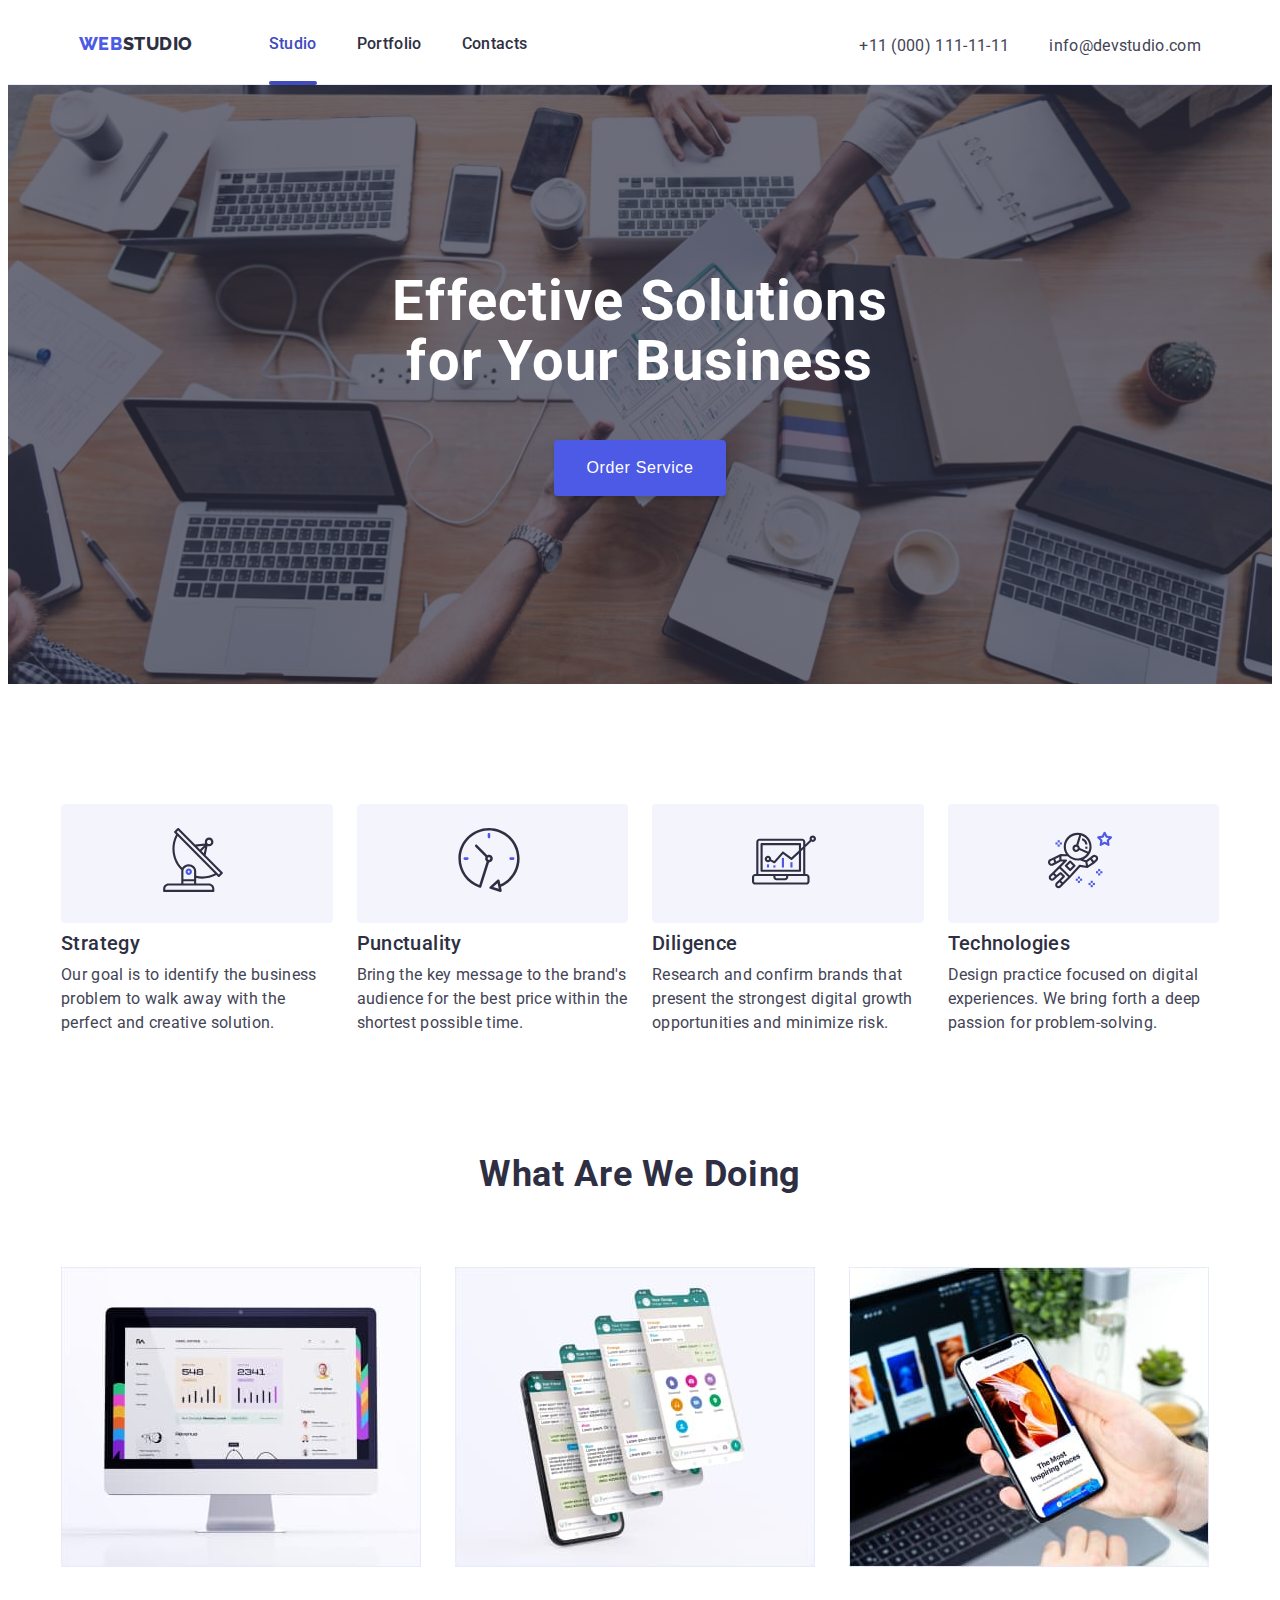
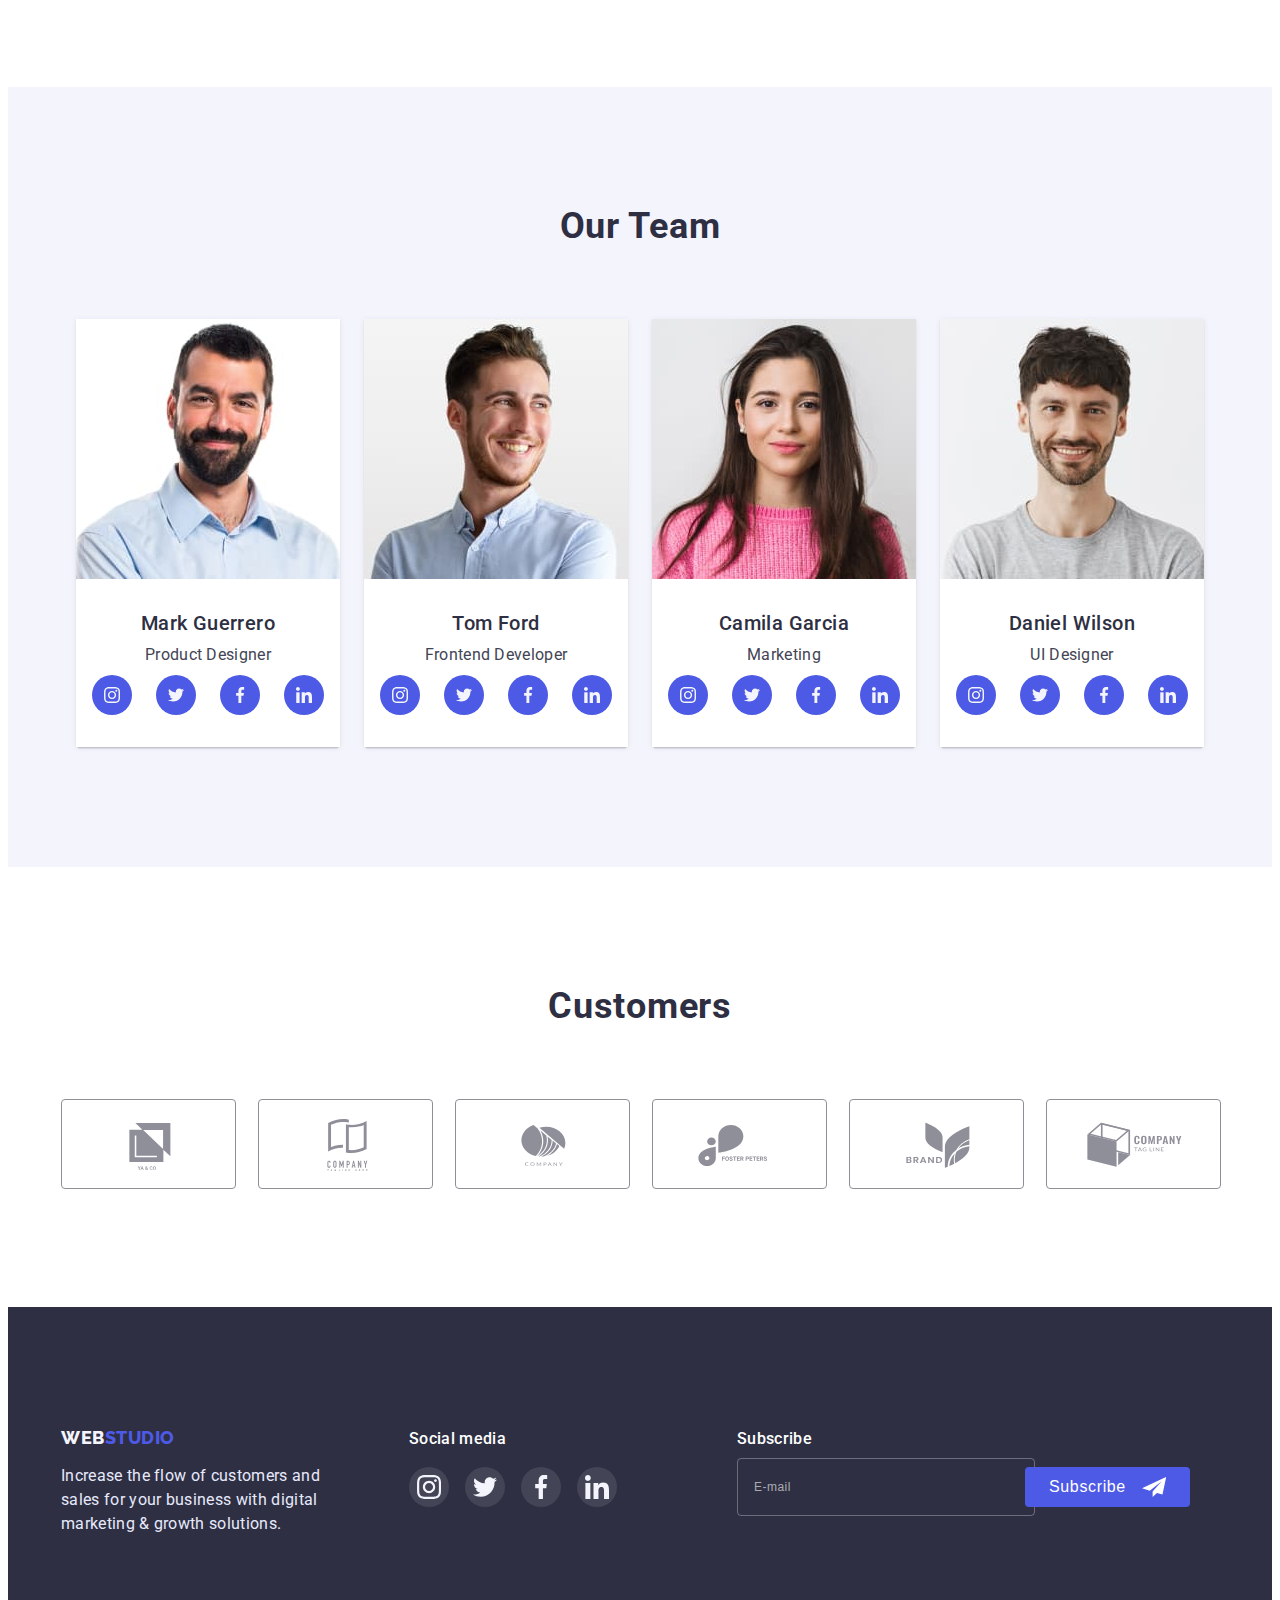
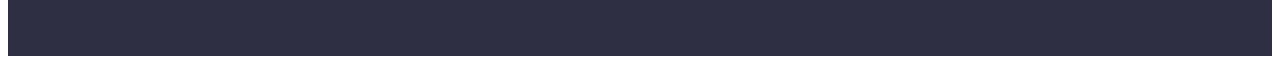
<file: index.html>
<!DOCTYPE html>
<html lang="en">
  <head>
    <meta charset="UTF-8" />
    <meta http-equiv="X-UA-Compatible" content="IE=edge" />
    <meta name="viewport" content="width=device-width, initial-scale=1.0" />
    <title>Studio</title>
    <link rel="preconnect" href="https://fonts.googleapis.com" />
    <link rel="preconnect" href="https://fonts.gstatic.com" crossorigin />
    <link
      href="https://fonts.googleapis.com/css2?family=Raleway:wght@800&family=Roboto:wght@400;500;700;900&display=swap"
      rel="stylesheet"
    />
    <link
      rel="stylesheet"
      href="https://cdnjs.cloudflare.com/ajax/libs/modern-normalize/1.1.0/modern-normalize.min.css"
      integrity="sha512-wpPYUAdjBVSE4KJnH1VR1HeZfpl1ub8YT/NKx4PuQ5NmX2tKuGu6U/JRp5y+Y8XG2tV+wKQpNHVUX03MfMFn9Q=="
      crossorigin="anonymous"
      referrerpolicy="no-referrer"
    />
    <link rel="stylesheet" href="./css/styles.css" />
  </head>
  <body>
    <!-- Header -->
    <header class="header">
      <div class="container nav">
        <a href="./index.html" class="header-logo logo">
          <span class="accent">Web</span>Studio
        </a>
        <button
          type="button"
          class="js-open-menu is-open"
          aria-expanded="false"
          aria-controls="mobile-menu"
        >
          <svg class="header-icon" width="32" height="22">
            <use href="./images/icons.svg#icon-menu-hamburger"></use>
          </svg>
        </button>
        <div class="js-menu-container">
          <button class="close-btn js-close-menu">
            <svg class="icon-close" width="8" height="8">
              <use href="./images/icons.svg#icon-close-btn"></use>
            </svg>
          </button>
          <div class="mobile-nav">
            <nav class="header-nav">
              <ul class="header-list list">
                <li class="header-item">
                  <a href="./index.html" class="header-link current link"
                    >Studio</a
                  >
                </li>
                <li class="header-item">
                  <a href="./portfolio.html" class="header-link link"
                    >Portfolio</a
                  >
                </li>
                <li class="header-item">
                  <a href="" class="header-link contacts link">Contacts</a>
                </li>
              </ul>
            </nav>
            <div>
              <address class="header-address">
                <ul class="header-contact list">
                  <li class="header-item">
                    <a href="tel:+110001111111" class="header-tel link">
                      +11 (000) 111-11-11
                    </a>
                  </li>
                  <li class="header-item">
                    <a
                      href="mailto:info@devstudio.com"
                      class="header-email link"
                    >
                      info@devstudio.com
                    </a>
                  </li>
                </ul>
              </address>
              <ul class="header-soc-list list">
                <li class="header-soc-item">
                  <a class="header-soc-link link" href="">
                    <svg class="header-soc-icon" width="24" height="24">
                      <use href="./images/icons.svg#icon-instagram"></use>
                    </svg>
                  </a>
                </li>
                <li class="header-soc-item">
                  <a class="header-soc-link link" href="">
                    <svg class="header-soc-icon" width="24" height="24">
                      <use href="./images/icons.svg#icon-twitter"></use>
                    </svg>
                  </a>
                </li>
                <li class="header-soc-item">
                  <a class="header-soc-link link" href="">
                    <svg class="header-soc-icon" width="24" height="24">
                      <use href="./images/icons.svg#icon-facebook"></use>
                    </svg>
                  </a>
                </li>
                <li class="header-soc-item">
                  <a class="header-soc-link link" href="">
                    <svg class="header-soc-icon" width="24" height="24">
                      <use href="./images/icons.svg#icon-linkedin"></use>
                    </svg>
                  </a>
                </li>
              </ul>
            </div>
          </div>
        </div>
      </div>
    </header>
    <!-- Main -->
    <main>
      <!-- Hero -->
      <section class="hero">
        <div class="container">
          <h1 class="hero-title">Effective Solutions for Your Business</h1>
          <button class="hero-btn btn" type="button" data-modal-open>
            Order Service
          </button>
        </div>
      </section>

      <!-- Character -->
      <section class="character section">
        <div class="container">
          <h2 class="visually-hidden">Characteristic</h2>
          <ul class="character-list list">
            <li class="character-item">
              <div class="character-icon">
                <svg class="character-svg" width="64" height="64">
                  <use href="./images/icons.svg#icon-antenna"></use>
                </svg>
              </div>
              <h3 class="character-title title">Strategy</h3>
              <p class="character-text">
                Our goal is to identify the business problem to walk away with
                the perfect and creative solution.
              </p>
            </li>
            <li class="character-item">
              <div class="character-icon">
                <svg class="character-svg" width="64" height="64">
                  <use href="./images/icons.svg#icon-clock"></use>
                </svg>
              </div>
              <h3 class="character-title title">Punctuality</h3>
              <p class="character-text">
                Bring the key message to the brand's audience for the best price
                within the shortest possible time.
              </p>
            </li>
            <li class="character-item">
              <div class="character-icon">
                <svg class="character-svg" width="64" height="64">
                  <use href="./images/icons.svg#icon-diagram"></use>
                </svg>
              </div>
              <h3 class="character-title title">Diligence</h3>
              <p class="character-text">
                Research and confirm brands that present the strongest digital
                growth opportunities and minimize risk.
              </p>
            </li>
            <li class="character-item">
              <div class="character-icon">
                <svg class="character-svg" width="64" height="64">
                  <use href="./images/icons.svg#icon-astronaut"></use>
                </svg>
              </div>
              <h3 class="character-title title">Technologies</h3>
              <p class="character-text">
                Design practice focused on digital experiences. We bring forth a
                deep passion for problem-solving.
              </p>
            </li>
          </ul>
        </div>
      </section>

      <!-- What are we doing -->
      <section class="work">
        <div class="container">
          <h2 class="section-title">What are we doing</h2>
          <ul class="work-list list">
            <li class="work-item">
              <img
                srcset="./images/work1.jpg 1x, ./images/work1-2x.jpg 2x"
                src="./images/work1.jpg"
                alt="computer"
                width="360"
              />
            </li>
            <li class="work-item">
              <img
                srcset="./images/work2.jpg 1x, ./images/work2-2x.jpg 2x"
                src="./images/work2.jpg"
                alt="phones"
                width="360"
              />
            </li>
            <li class="work-item">
              <img
                srcset="./images/work3.jpg 1x, ./images/work3-2x.jpg 2x"
                src="./images/work3.jpg"
                alt="phone"
                width="360"
              />
            </li>
          </ul>
        </div>
      </section>

      <!-- Our team -->
      <section class="team section">
        <div class="container">
          <h2 class="section-title">Our Team</h2>
          <ul class="team-list list">
            <li class="team-item">
              <img
                srcset="./images/team1.jpg 1x, ./images/team1-2x.jpg 2x"
                src="./images/team1.jpg"
                alt="Mark Guerrero"
                width="264"
              />
              <div class="team-item-wrap">
                <h3 class="team-title title">Mark Guerrero</h3>
                <p class="team-text">Product Designer</p>
                <ul class="team-soc-list list">
                  <li class="team-soc-item">
                    <a class="team-soc-link link" href="">
                      <svg class="team-icon" width="16" height="16">
                        <use href="./images/icons.svg#icon-instagram"></use>
                      </svg>
                    </a>
                  </li>
                  <li class="team-soc-item">
                    <a class="team-soc-link link" href="">
                      <svg class="team-icon" width="16" height="16">
                        <use href="./images/icons.svg#icon-twitter"></use>
                      </svg>
                    </a>
                  </li>
                  <li class="team-soc-item">
                    <a class="team-soc-link link" href="">
                      <svg class="team-icon" width="16" height="16">
                        <use href="./images/icons.svg#icon-facebook"></use>
                      </svg>
                    </a>
                  </li>
                  <li class="team-soc-item">
                    <a class="team-soc-link link" href="">
                      <svg class="team-icon" width="16" height="16">
                        <use href="./images/icons.svg#icon-linkedin"></use>
                      </svg>
                    </a>
                  </li>
                </ul>
              </div>
            </li>
            <li class="team-item">
              <img
                srcset="./images/team2.jpg 1x, ./images/team2-2x.jpg 2x"
                src="./images/team2.jpg"
                alt="Tom Ford"
                width="264"
              />
              <div class="team-item-wrap">
                <h3 class="team-title title">Tom Ford</h3>
                <p class="team-text">Frontend Developer</p>
                <ul class="team-soc-list list">
                  <li class="team-soc-item">
                    <a class="team-soc-link link" href="">
                      <svg class="team-icon" width="16" height="16">
                        <use href="./images/icons.svg#icon-instagram"></use>
                      </svg>
                    </a>
                  </li>
                  <li class="team-soc-item">
                    <a class="team-soc-link link" href="">
                      <svg class="team-icon" width="16" height="16">
                        <use href="./images/icons.svg#icon-twitter"></use>
                      </svg>
                    </a>
                  </li>
                  <li class="team-soc-item">
                    <a class="team-soc-link link" href="">
                      <svg class="team-icon" width="16" height="16">
                        <use href="./images/icons.svg#icon-facebook"></use>
                      </svg>
                    </a>
                  </li>
                  <li class="team-soc-item">
                    <a class="team-soc-link link" href="">
                      <svg class="team-icon" width="16" height="16">
                        <use href="./images/icons.svg#icon-linkedin"></use>
                      </svg>
                    </a>
                  </li>
                </ul>
              </div>
            </li>
            <li class="team-item">
              <img
                srcset="./images/team3.jpg 1x, ./images/team3-2x.jpg 2x"
                src="./images/team3.jpg"
                alt="Camila Garcia"
                width="264"
              />
              <div class="team-item-wrap">
                <h3 class="team-title title">Camila Garcia</h3>
                <p class="team-text">Marketing</p>
                <ul class="team-soc-list list">
                  <li class="team-soc-item">
                    <a class="team-soc-link link" href="">
                      <svg class="team-icon" width="16" height="16">
                        <use href="./images/icons.svg#icon-instagram"></use>
                      </svg>
                    </a>
                  </li>
                  <li class="team-soc-item">
                    <a class="team-soc-link link" href="">
                      <svg class="team-icon" width="16" height="16">
                        <use href="./images/icons.svg#icon-twitter"></use>
                      </svg>
                    </a>
                  </li>
                  <li class="team-soc-item">
                    <a class="team-soc-link link" href="">
                      <svg class="team-icon" width="16" height="16">
                        <use href="./images/icons.svg#icon-facebook"></use>
                      </svg>
                    </a>
                  </li>
                  <li class="team-soc-item">
                    <a class="team-soc-link link" href="">
                      <svg class="team-icon" width="16" height="16">
                        <use href="./images/icons.svg#icon-linkedin"></use>
                      </svg>
                    </a>
                  </li>
                </ul>
              </div>
            </li>
            <li class="team-item">
              <img
                srcset="./images/team4.jpg 1x, ./images/team4-2x.jpg 2x"
                src="./images/team4.jpg"
                alt="Daniel Wilson"
                width="264"
              />
              <div class="team-item-wrap">
                <h3 class="team-title title">Daniel Wilson</h3>
                <p class="team-text">UI Designer</p>
                <ul class="team-soc-list list">
                  <li class="team-soc-item">
                    <a class="team-soc-link link" href="">
                      <svg class="team-icon" width="16" height="16">
                        <use href="./images/icons.svg#icon-instagram"></use>
                      </svg>
                    </a>
                  </li>
                  <li class="team-soc-item">
                    <a class="team-soc-link link" href="">
                      <svg class="team-icon" width="16" height="16">
                        <use href="./images/icons.svg#icon-twitter"></use>
                      </svg>
                    </a>
                  </li>
                  <li class="team-soc-item">
                    <a class="team-soc-link link" href="">
                      <svg class="team-icon" width="16" height="16">
                        <use href="./images/icons.svg#icon-facebook"></use>
                      </svg>
                    </a>
                  </li>
                  <li class="team-soc-item">
                    <a class="team-soc-link link" href="">
                      <svg class="team-icon" width="16" height="16">
                        <use href="./images/icons.svg#icon-linkedin"></use>
                      </svg>
                    </a>
                  </li>
                </ul>
              </div>
            </li>
          </ul>
        </div>
      </section>

      <!-- Customers -->
      <section class="customers section">
        <div class="container">
          <h2 class="section-title">Customers</h2>
          <ul class="customers-list list">
            <li class="customers-item">
              <a class="customers-link link" href="">
                <svg class="customers-logo" width="104" height="56">
                  <use href="./images/icons.svg#icon-logo"></use>
                </svg>
              </a>
            </li>
            <li class="customers-item">
              <a class="customers-link link" href="">
                <svg class="customers-logo" width="104" height="56">
                  <use href="./images/icons.svg#icon-logo2"></use>
                </svg>
              </a>
            </li>
            <li class="customers-item">
              <a class="customers-link link" href="">
                <svg class="customers-logo" width="104" height="56">
                  <use href="./images/icons.svg#icon-logo3"></use>
                </svg>
              </a>
            </li>
            <li class="customers-item">
              <a class="customers-link link" href="">
                <svg class="customers-logo" width="104" height="56">
                  <use href="./images/icons.svg#icon-logo4"></use>
                </svg>
              </a>
            </li>
            <li class="customers-item">
              <a class="customers-link link" href="">
                <svg class="customers-logo" width="104" height="56">
                  <use href="./images/icons.svg#icon-logo5"></use>
                </svg>
              </a>
            </li>
            <li class="customers-item">
              <a class="customers-link link" href="">
                <svg class="customers-logo" width="104" height="56">
                  <use href="./images/icons.svg#icon-logo6"></use>
                </svg>
              </a>
            </li>
          </ul>
        </div>
      </section>
    </main>

    <!-- Footer -->
    <footer class="footer section">
      <div class="container footer-div">
        <div class="footer-wrap">
          <a href="./index.html" class="footer-logo logo"
            ><span class="footer-accent">Web</span>Studio
          </a>
          <p class="footer-text">
            Increase the flow of customers and sales for your business with
            digital marketing & growth solutions.
          </p>
        </div>
        <div class="footer-soc">
          <p class="footer-soc-title">Social media</p>
          <ul class="footer-soc-list list">
            <li class="footer-soc-item">
              <a class="footer-soc-link link" href="">
                <svg class="footer-icon" width="24" height="24">
                  <use href="./images/icons.svg#icon-instagram"></use>
                </svg>
              </a>
            </li>
            <li class="footer-soc-item">
              <a class="footer-soc-link link" href="">
                <svg class="footer-icon" width="24" height="24">
                  <use href="./images/icons.svg#icon-twitter"></use>
                </svg>
              </a>
            </li>
            <li class="footer-soc-item">
              <a class="footer-soc-link link" href="">
                <svg class="footer-icon" width="24" height="24">
                  <use href="./images/icons.svg#icon-facebook"></use>
                </svg>
              </a>
            </li>
            <li class="footer-soc-item">
              <a class="footer-soc-link link" href="">
                <svg class="footer-icon" width="24" height="24">
                  <use href="./images/icons.svg#icon-linkedin"></use>
                </svg>
              </a>
            </li>
          </ul>
        </div>
        <div class="footer-subscribe">
          <p class="footer-subscribe-title">Subscribe</p>
          <form class="footer-form">
            <label class="footer-label">
              <input
                class="footer-input"
                type="email"
                name="email"
                placeholder="E-mail"
              />
            </label>
            <button class="subscribe-btn btn" type="submit">
              Subscribe
              <svg class="subscribe-icon" width="24" height="24">
                <use href="./images/icons.svg#icon-paper-plane"></use>
              </svg>
            </button>
          </form>
        </div>
      </div>
    </footer>
    <!-- Modal -->
    <div class="backdrop is-hidden" data-modal>
      <div class="modal">
        <button class="close-btn" data-modal-close>
          <svg class="icon-close" width="8" height="8">
            <use href="./images/icons.svg#icon-close-btn"></use>
          </svg>
        </button>
        <p class="modal-text">Leave your contacts and we will call you back</p>
        <form name="signup_form">
          <label class="modal-label">
            Name
            <span class="modal-wrap">
              <input class="modal-input" type="text" name="name" />
              <svg class="modal-icon" width="18" height="18">
                <use href="./images/icons.svg#icon-person"></use>
              </svg>
            </span>
          </label>
          <label class="modal-label">
            Phone
            <span class="modal-wrap">
              <input class="modal-input" type="tel" name="phone" />
              <svg class="modal-icon" width="18" height="24">
                <use href="./images/icons.svg#icon-phone"></use>
              </svg>
            </span>
          </label>
          <label class="modal-label">
            Email
            <span class="modal-wrap">
              <input class="modal-input" type="email" name="email" />
              <svg class="modal-icon" width="18" height="24">
                <use href="./images/icons.svg#icon-email"></use>
              </svg>
            </span>
          </label>
          <label class="modal-label">
            Comment
            <textarea
              class="modal-textarea"
              name="comment"
              placeholder="Text input"
            ></textarea>
          </label>
          <label class="modal-label">
            <input
              class="modal-checkbox"
              type="checkbox"
              name="accept"
              value="true"
              required
            />
            <span class="checkbox-icon"></span>
            <svg class="click-icon" width="16" height="16">
              <use href="./images/icons.svg#icon-click"></use>
            </svg>
            I accept the terms and conditions of the&nbsp;
            <a class="modal-link link" href="">Privacy Policy</a>
          </label>
          <button class="modal-btn btn" type="submit">Send</button>
        </form>
      </div>
    </div>
    <script src="./js/modal.js"></script>
    <script src="./js/mobile-menu.js"></script>
  </body>
</html>
</file>
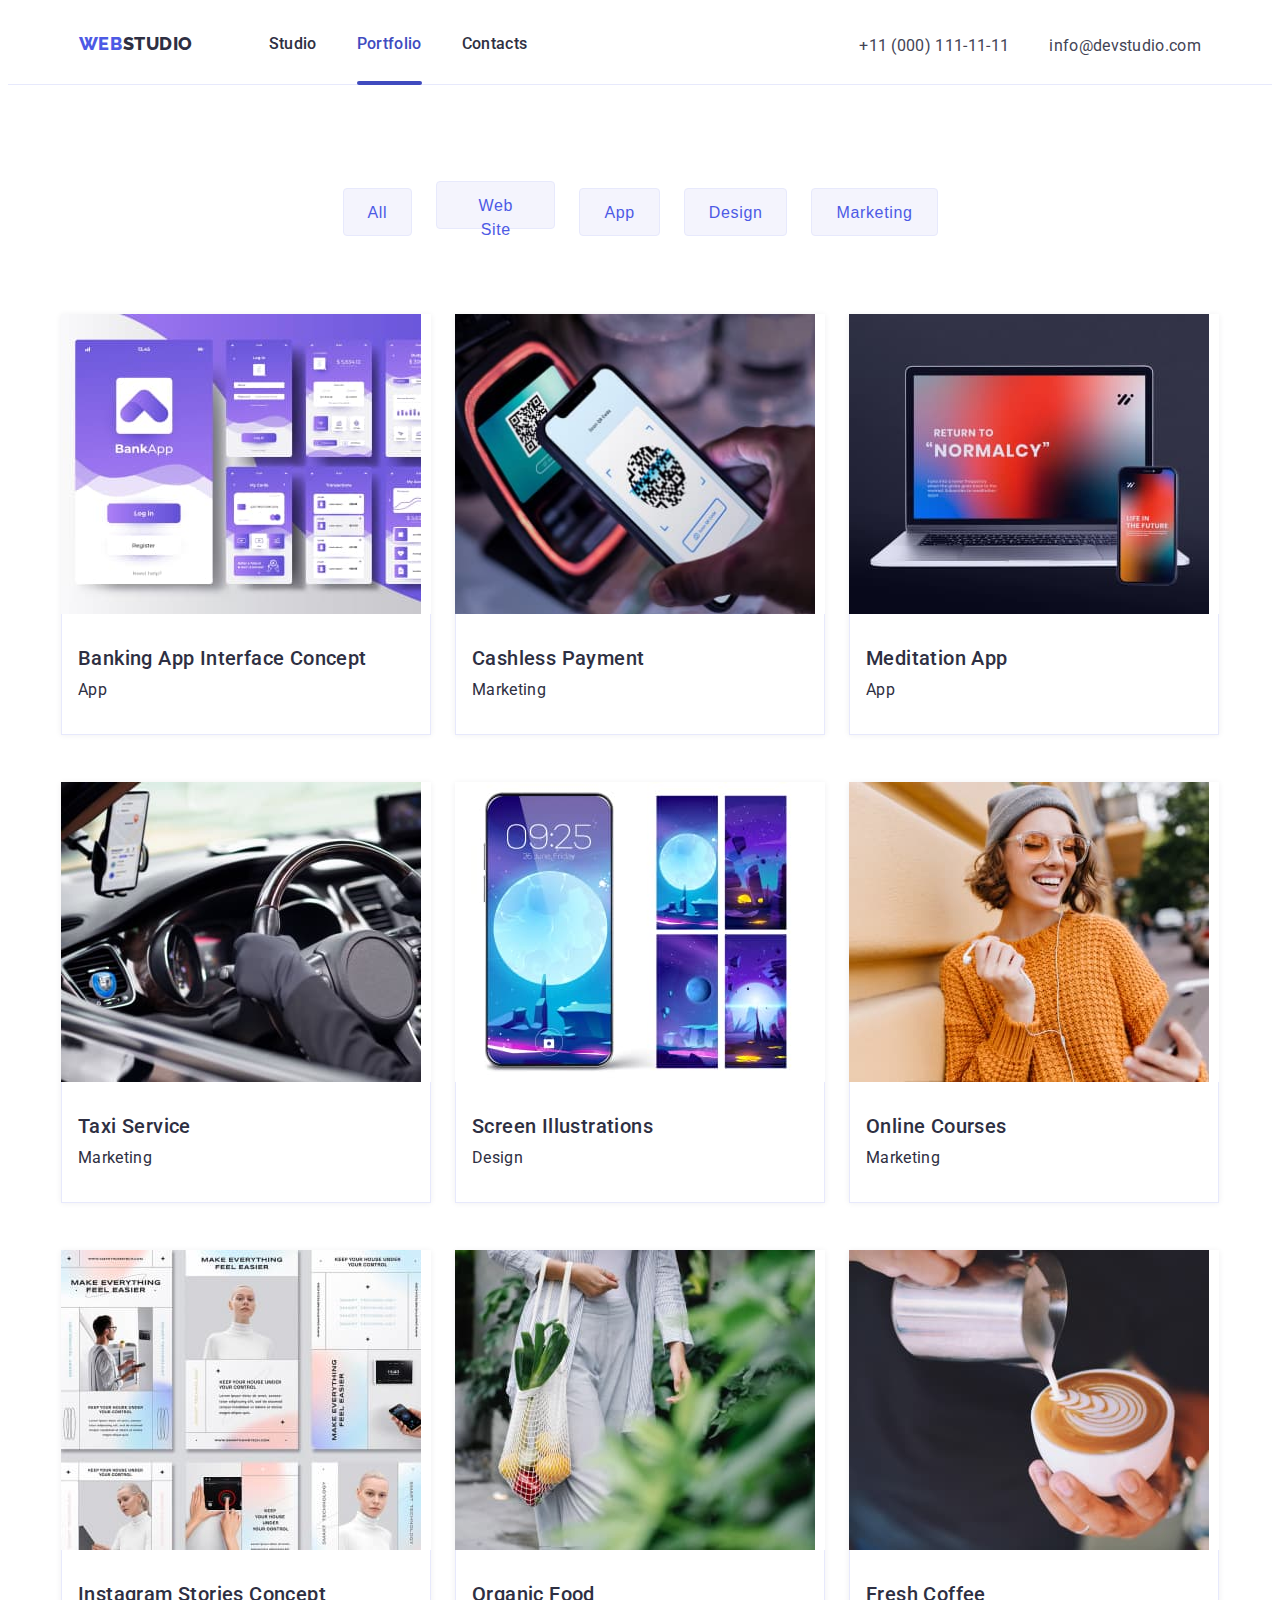
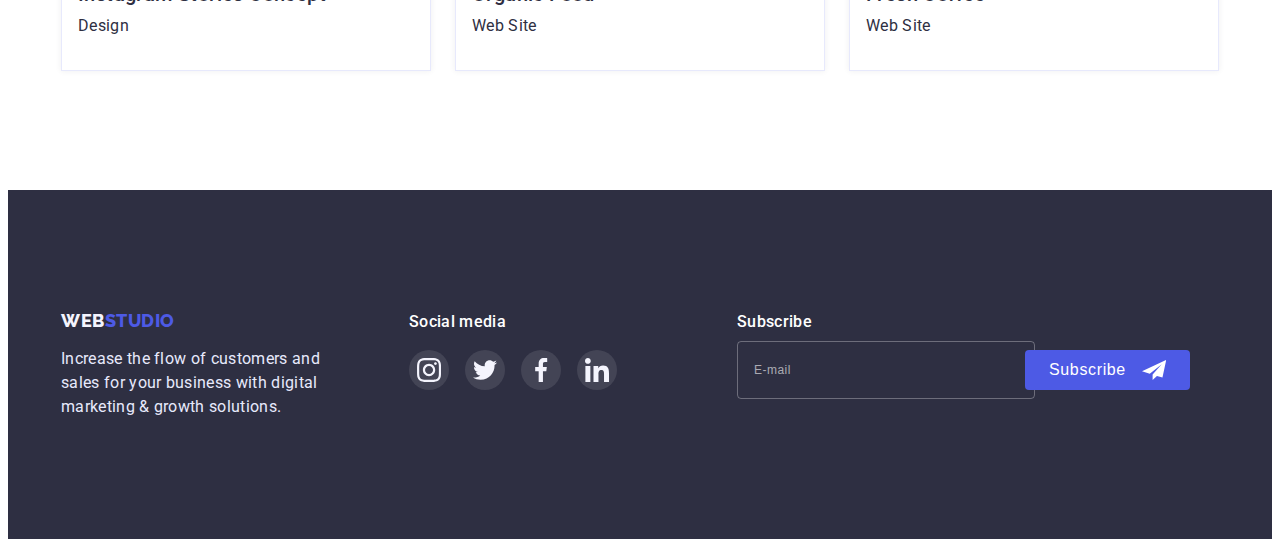
<file: portfolio.html>
<!DOCTYPE html>
<html lang="en">
  <head>
    <meta charset="UTF-8" />
    <meta http-equiv="X-UA-Compatible" content="IE=edge" />
    <meta name="viewport" content="width=device-width, initial-scale=1.0" />
    <title>Portfolio</title>
    <link rel="preconnect" href="https://fonts.googleapis.com" />
    <link rel="preconnect" href="https://fonts.gstatic.com" crossorigin />
    <link
      href="https://fonts.googleapis.com/css2?family=Raleway:wght@800&family=Roboto:wght@400;500;700;900&display=swap"
      rel="stylesheet"
    />
    <link
      rel="stylesheet"
      href="https://cdnjs.cloudflare.com/ajax/libs/modern-normalize/1.1.0/modern-normalize.min.css"
      integrity="sha512-wpPYUAdjBVSE4KJnH1VR1HeZfpl1ub8YT/NKx4PuQ5NmX2tKuGu6U/JRp5y+Y8XG2tV+wKQpNHVUX03MfMFn9Q=="
      crossorigin="anonymous"
      referrerpolicy="no-referrer"
    />
    <link rel="stylesheet" href="./css/styles.css" />
  </head>
  <body>
    <!-- Header -->
    <header class="header">
      <div class="container nav">
        <a href="./index.html" class="header-logo logo">
          <span class="accent">Web</span>Studio
        </a>
        <button
          type="button"
          class="js-open-menu is-open"
          aria-expanded="false"
          aria-controls="mobile-menu"
        >
          <svg class="header-icon" width="32" height="22">
            <use href="./images/icons.svg#icon-menu-hamburger"></use>
          </svg>
        </button>
        <div class="js-menu-container">
          <button class="close-btn js-close-menu">
            <svg class="icon-close" width="8" height="8">
              <use href="./images/icons.svg#icon-close-btn"></use>
            </svg>
          </button>
          <div class="mobile-nav">
            <nav class="header-nav">
              <ul class="header-list list">
                <li class="header-item">
                  <a href="./index.html" class="header-link link">Studio</a>
                </li>
                <li class="header-item">
                  <a href="./portfolio.html" class="header-link current link"
                    >Portfolio</a
                  >
                </li>
                <li class="header-item">
                  <a href="" class="header-link contacts link">Contacts</a>
                </li>
              </ul>
            </nav>
            <div>
              <address class="header-address">
                <ul class="header-contact list">
                  <li class="header-item">
                    <a href="tel:+110001111111" class="header-tel link">
                      +11 (000) 111-11-11
                    </a>
                  </li>
                  <li class="header-item">
                    <a
                      href="mailto:info@devstudio.com"
                      class="header-email link"
                    >
                      info@devstudio.com
                    </a>
                  </li>
                </ul>
              </address>
              <ul class="header-soc-list list">
                <li class="header-soc-item">
                  <a class="header-soc-link link" href="">
                    <svg class="header-soc-icon" width="24" height="24">
                      <use href="./images/icons.svg#icon-instagram"></use>
                    </svg>
                  </a>
                </li>
                <li class="header-soc-item">
                  <a class="header-soc-link link" href="">
                    <svg class="header-soc-icon" width="24" height="24">
                      <use href="./images/icons.svg#icon-twitter"></use>
                    </svg>
                  </a>
                </li>
                <li class="header-soc-item">
                  <a class="header-soc-link link" href="">
                    <svg class="header-soc-icon" width="24" height="24">
                      <use href="./images/icons.svg#icon-facebook"></use>
                    </svg>
                  </a>
                </li>
                <li class="header-soc-item">
                  <a class="header-soc-link link" href="">
                    <svg class="header-soc-icon" width="24" height="24">
                      <use href="./images/icons.svg#icon-linkedin"></use>
                    </svg>
                  </a>
                </li>
              </ul>
            </div>
          </div>
        </div>
      </div>
    </header>
    <!-- Main -->
    <main>
      <!-- Portfolio -->
      <section class="portfolio section">
        <div class="container">
          <h1 class="visually-hidden">Our works</h1>
          <ul class="btn-list list">
            <li>
              <button class="portfolio-btn btn" type="button">All</button>
            </li>
            <li>
              <button class="portfolio-btn btn" type="button">Web Site</button>
            </li>
            <li>
              <button class="portfolio-btn btn" type="button">App</button>
            </li>
            <li>
              <button class="portfolio-btn btn" type="button">Design</button>
            </li>
            <li>
              <button class="portfolio-btn btn" type="button">Marketing</button>
            </li>
          </ul>
          <ul class="portfolio-list list">
            <li class="portfolio-item">
              <a href="" class="portfolio-link link">
                <div class="portfolio-thumb">
                  <picture>
                    <source
                      srcset="
                        ./images/portfolio-1-desk.jpg    1x,
                        ./images/portfolio-1-2x-desk.jpg 2x
                      "
                      media="(min-width: 1200px)"
                    />
                    <source
                      srcset="
                        ./images/portfolio-1.jpg    1x,
                        ./images/portfolio-1-2x.jpg 2x
                      "
                      media="(max-width: 767px)"
                    />
                    <source
                      srcset="
                        ./images/portfolio-1-tab.jpg    1x,
                        ./images/portfolio-1-2x-tab.jpg 2x
                      "
                      media="(min-width: 767px)"
                    />

                    <img src="./images/portfolio-1.jpg" alt="banking app" />
                  </picture>
                  <div class="portfolio-overlay">
                    <p class="overlay-text">
                      14 Stylish and User-Friendly App Design Concepts · Task
                      Manager App · Calorie Tracker App · Exotic Fruit Ecommerce
                      App · Cloud Storage App
                    </p>
                  </div>
                </div>
                <div class="portfolio-item-wrap">
                  <h2 class="portfolio-title title">
                    Banking App Interface Concept
                  </h2>
                  <p class="portfolio-text">App</p>
                </div>
              </a>
            </li>
            <li class="portfolio-item">
              <a href="" class="portfolio-link link">
                <div class="portfolio-thumb">
                  <picture>
                    <source
                      srcset="
                        ./images/portfolio-2-tab.jpg    1x,
                        ./images/portfolio-2-2x-tab.jpg 2x
                      "
                      media="(min-width: 1200px)"
                      width="360"
                      height="300"
                    />
                    <source
                      srcset="
                        ./images/portfolio-2.jpg    1x,
                        ./images/portfolio-2-2x.jpg 2x
                      "
                      media="(max-width: 767px)"
                    />
                    <source
                      srcset="
                        ./images/portfolio-2-tab.jpg    1x,
                        ./images/portfolio-2-2x-tab.jpg 2x
                      "
                      media="(min-width: 767px)"
                    />

                    <img src="./images/portfolio-2.jpg" alt="cash pay" />
                  </picture>

                  <div class="portfolio-overlay">
                    <p class="overlay-text">
                      14 Stylish and User-Friendly App Design Concepts · Task
                      Manager App · Calorie Tracker App · Exotic Fruit Ecommerce
                      App · Cloud Storage App
                    </p>
                  </div>
                </div>
                <div class="portfolio-item-wrap">
                  <h2 class="portfolio-title title">Cashless Payment</h2>
                  <p class="portfolio-text">Marketing</p>
                </div>
              </a>
            </li>
            <li class="portfolio-item">
              <a href="" class="portfolio-link link">
                <div class="portfolio-thumb">
                  <picture>
                    <source
                      srcset="
                        ./images/portfolio-3-desk.jpg    1x,
                        ./images/portfolio-3-2x-desk.jpg 2x
                      "
                      media="(min-width: 1200px)"
                    />
                    <source
                      srcset="
                        ./images/portfolio-3.jpg    1x,
                        ./images/portfolio-3-2x.jpg 2x
                      "
                      media="(max-width: 767px)"
                    />
                    <source
                      srcset="
                        ./images/portfolio-3-tab.jpg    1x,
                        ./images/portfolio-3-2x-tab.jpg 2x
                      "
                      media="(min-width: 767px)"
                    />

                    <img src="./images/portfolio-3.jpg" alt="laptop" />
                  </picture>
                  <div class="portfolio-overlay">
                    <p class="overlay-text">
                      14 Stylish and User-Friendly App Design Concepts · Task
                      Manager App · Calorie Tracker App · Exotic Fruit Ecommerce
                      App · Cloud Storage App
                    </p>
                  </div>
                </div>
                <div class="portfolio-item-wrap">
                  <h2 class="portfolio-title title">Meditation App</h2>
                  <p class="portfolio-text">App</p>
                </div>
              </a>
            </li>
            <li class="portfolio-item">
              <a href="" class="portfolio-link link">
                <div class="portfolio-thumb">
                  <picture>
                    <source
                      srcset="
                        ./images/portfolio-4-desk.jpg    1x,
                        ./images/portfolio-4-2x-desk.jpg 2x
                      "
                      media="(min-width: 1200px)"
                    />
                    <source
                      srcset="
                        ./images/portfolio-4.jpg    1x,
                        ./images/portfolio-4-2x.jpg 2x
                      "
                      media="(max-width: 767px)"
                    />
                    <source
                      srcset="
                        ./images/portfolio-4-tab.jpg    1x,
                        ./images/portfolio-4-2x-tab.jpg 2x
                      "
                      media="(min-width: 767px)"
                    />

                    <img src="./images/portfolio-4.jpg" alt="car" />
                  </picture>
                  <div class="portfolio-overlay">
                    <p class="overlay-text">
                      14 Stylish and User-Friendly App Design Concepts · Task
                      Manager App · Calorie Tracker App · Exotic Fruit Ecommerce
                      App · Cloud Storage App
                    </p>
                  </div>
                </div>
                <div class="portfolio-item-wrap">
                  <h2 class="portfolio-title title">Taxi Service</h2>
                  <p class="portfolio-text">Marketing</p>
                </div>
              </a>
            </li>
            <li class="portfolio-item">
              <a href="" class="portfolio-link link">
                <div class="portfolio-thumb">
                  <picture>
                    <source
                      srcset="
                        ./images/portfolio-5-desk.jpg    1x,
                        ./images/portfolio-5-2x-desk.jpg 2x
                      "
                      media="(min-width: 1200px)"
                    />
                    <source
                      srcset="
                        ./images/portfolio-5.jpg    1x,
                        ./images/portfolio-5-2x.jpg 2x
                      "
                      media="(max-width: 767px)"
                    />
                    <source
                      srcset="
                        ./images/portfolio-5-tab.jpg    1x,
                        ./images/portfolio-5-2x-tab.jpg 2x
                      "
                      media="(min-width: 767px)"
                    />

                    <img src="./images/portfolio-5.jpg" alt="phone" />
                  </picture>
                  <div class="portfolio-overlay">
                    <p class="overlay-text">
                      14 Stylish and User-Friendly App Design Concepts · Task
                      Manager App · Calorie Tracker App · Exotic Fruit Ecommerce
                      App · Cloud Storage App
                    </p>
                  </div>
                </div>
                <div class="portfolio-item-wrap">
                  <h2 class="portfolio-title title">Screen Illustrations</h2>
                  <p class="portfolio-text">Design</p>
                </div>
              </a>
            </li>
            <li class="portfolio-item">
              <a href="" class="portfolio-link link">
                <div class="portfolio-thumb">
                  <picture>
                    <source
                      srcset="
                        ./images/portfolio-6-desk.jpg    1x,
                        ./images/portfolio-6-2x-desk.jpg 2x
                      "
                      media="(min-width: 1200px)"
                    />
                    <source
                      srcset="
                        ./images/portfolio-6.jpg    1x,
                        ./images/portfolio-6-2x.jpg 2x
                      "
                      media="(max-width: 767px)"
                    />
                    <source
                      srcset="
                        ./images/portfolio-6-tab.jpg    1x,
                        ./images/portfolio-6-2x-tab.jpg 2x
                      "
                      media="(min-width: 767px)"
                    />

                    <img src="./images/portfolio-6.jpg" alt="women" />
                  </picture>
                  <div class="portfolio-overlay">
                    <p class="overlay-text">
                      14 Stylish and User-Friendly App Design Concepts · Task
                      Manager App · Calorie Tracker App · Exotic Fruit Ecommerce
                      App · Cloud Storage App
                    </p>
                  </div>
                </div>
                <div class="portfolio-item-wrap">
                  <h2 class="portfolio-title title">Online Courses</h2>
                  <p class="portfolio-text">Marketing</p>
                </div>
              </a>
            </li>
            <li class="portfolio-item">
              <a href="" class="portfolio-link link">
                <div class="portfolio-thumb">
                  <picture>
                    <source
                      srcset="
                        ./images/portfolio-7-desk.jpg    1x,
                        ./images/portfolio-7-2x-desk.jpg 2x
                      "
                      media="(min-width: 1200px)"
                    />
                    <source
                      srcset="
                        ./images/portfolio-7.jpg    1x,
                        ./images/portfolio-7-2x.jpg 2x
                      "
                      media="(max-width: 767px)"
                    />
                    <source
                      srcset="
                        ./images/portfolio-7-tab.jpg    1x,
                        ./images/portfolio-7-2x-tab.jpg 2x
                      "
                      media="(min-width: 767px)"
                    />

                    <img src="./images/portfolio-7.jpg" alt="design" />
                  </picture>
                  <div class="portfolio-overlay">
                    <p class="overlay-text">
                      14 Stylish and User-Friendly App Design Concepts · Task
                      Manager App · Calorie Tracker App · Exotic Fruit Ecommerce
                      App · Cloud Storage App
                    </p>
                  </div>
                </div>
                <div class="portfolio-item-wrap">
                  <h2 class="portfolio-title title">
                    Instagram Stories Concept
                  </h2>
                  <p class="portfolio-text">Design</p>
                </div>
              </a>
            </li>
            <li class="portfolio-item">
              <a href="" class="portfolio-link link">
                <div class="portfolio-thumb">
                  <picture>
                    <source
                      srcset="
                        ./images/portfolio-8-desk.jpg    1x,
                        ./images/portfolio-8-2x-desk.jpg 2x
                      "
                      media="(min-width: 1200px)"
                    />
                    <source
                      srcset="
                        ./images/portfolio-8.jpg    1x,
                        ./images/portfolio-8-2x.jpg 2x
                      "
                      media="(max-width: 767px)"
                    />
                    <source
                      srcset="
                        ./images/portfolio-8-tab.jpg    1x,
                        ./images/portfolio-8-2x-tab.jpg 2x
                      "
                      media="(min-width: 767px)"
                    />

                    <img src="./images/portfolio-8.jpg" alt="organic food" />
                  </picture>
                  <div class="portfolio-overlay">
                    <p class="overlay-text">
                      14 Stylish and User-Friendly App Design Concepts · Task
                      Manager App · Calorie Tracker App · Exotic Fruit Ecommerce
                      App · Cloud Storage App
                    </p>
                  </div>
                </div>
                <div class="portfolio-item-wrap">
                  <h2 class="portfolio-title title">Organic Food</h2>
                  <p class="portfolio-text">Web Site</p>
                </div>
              </a>
            </li>
            <li class="portfolio-item">
              <a href="" class="portfolio-link link">
                <div class="portfolio-thumb">
                  <picture>
                    <source
                      srcset="
                        ./images/portfolio-9-desk.jpg    1x,
                        ./images/portfolio-9-2x-desk.jpg 2x
                      "
                      media="(min-width: 1200px)"
                    />
                    <source
                      srcset="
                        ./images/portfolio-9.jpg    1x,
                        ./images/portfolio-9-2x.jpg 2x
                      "
                      media="(max-width: 767px)"
                    />
                    <source
                      srcset="
                        ./images/portfolio-9-tab.jpg    1x,
                        ./images/portfolio-9-2x-tab.jpg 2x
                      "
                      media="(min-width: 767px)"
                    />

                    <img src="./images/portfolio-9.jpg" alt="coffee" />
                  </picture>
                  <div class="portfolio-overlay">
                    <p class="overlay-text">
                      14 Stylish and User-Friendly App Design Concepts · Task
                      Manager App · Calorie Tracker App · Exotic Fruit Ecommerce
                      App · Cloud Storage App
                    </p>
                  </div>
                </div>
                <div class="portfolio-item-wrap">
                  <h2 class="portfolio-title title">Fresh Coffee</h2>
                  <p class="portfolio-text">Web Site</p>
                </div>
              </a>
            </li>
          </ul>
        </div>
      </section>
    </main>
    <!-- Footer -->
    <footer class="footer section">
      <div class="container footer-div">
        <div class="footer-wrap">
          <a href="./index.html" class="footer-logo logo"
            ><span class="footer-accent">Web</span>Studio
          </a>
          <p class="footer-text">
            Increase the flow of customers and sales for your business with
            digital marketing & growth solutions.
          </p>
        </div>
        <div class="footer-soc">
          <p class="footer-soc-title">Social media</p>
          <ul class="footer-soc-list list">
            <li class="footer-soc-item">
              <a class="footer-soc-link link" href="">
                <svg class="footer-icon" width="24" height="24">
                  <use href="./images/icons.svg#icon-instagram"></use>
                </svg>
              </a>
            </li>
            <li class="footer-soc-item">
              <a class="footer-soc-link link" href="">
                <svg class="footer-icon" width="24" height="24">
                  <use href="./images/icons.svg#icon-twitter"></use>
                </svg>
              </a>
            </li>
            <li class="footer-soc-item">
              <a class="footer-soc-link link" href="">
                <svg class="footer-icon" width="24" height="24">
                  <use href="./images/icons.svg#icon-facebook"></use>
                </svg>
              </a>
            </li>
            <li class="footer-soc-item">
              <a class="footer-soc-link link" href="">
                <svg class="footer-icon" width="24" height="24">
                  <use href="./images/icons.svg#icon-linkedin"></use>
                </svg>
              </a>
            </li>
          </ul>
        </div>
        <div class="footer-subscribe">
          <p class="footer-subscribe-title">Subscribe</p>
          <form class="footer-form">
            <label class="footer-label">
              <input
                class="footer-input"
                type="email"
                name="email"
                placeholder="E-mail"
              />
            </label>
            <button class="subscribe-btn btn" type="submit">
              Subscribe
              <svg class="subscribe-icon" width="24" height="24">
                <use href="./images/icons.svg#icon-paper-plane"></use>
              </svg>
            </button>
          </form>
        </div>
      </div>
    </footer>
    <script src="./js/modal.js"></script>
    <script src="./js/mobile-menu.js"></script>
  </body>
</html>
</file>
<file: css/styles.css>
:root {
  /* Iris #4d5ae5; */
  --primary-brand-color: #4d5ae5;

  /* Ocean #404bbf; */
  --hover-color: #404bbf;

  /* Navy-Blue #2e2f42; */
  --title-color: #2e2f42;
  --hero-bg-color: #2e2f42;
  --footer-bg-color: #2e2f42;

  /* greeen #31d0aa; */
  --footer-hover-color: #31d0aa;

  /* Slate #434455; */
  --text-color: #434455;

  /* Light slate #8E8F99; */
  --helped-color: #8e8f99;

  /* Cornflower #E7E9FC; */
  --footer-text: #e7e9fc;
  --border-color: #e7e9fc;

  /* Cloud #F4F4FD;  */
  --team-bg-color: #f4f4fd;
  --secondary-bg-btn: #f4f4fd;
  --character-icon-bg: #f4f4fd;
  --social-media-color: #f4f4fd;
  --footer-span-color: #f4f4fd;
  --hover-border-portfolio: #f4f4fd;

  /* white */
  --white: #fff;

  /* black */
  --black: #000;
}
/* ----------------------------BODY---------------------------- */
body {
  font-family: "Roboto", sans-serif;
  font-size: 16px;
  line-height: 1.5;
  color: var(--text-color);
  background-color: #ffffff;
}

p,
h1,
h2,
h3,
h4,
h5,
h6 {
  margin: 0;
}

ul {
  margin: 0;
  padding-left: 0;
}

img {
  display: block;
  max-width: 100%;
  height: auto;
}

.list {
  list-style: none;
}

.link {
  text-decoration: none;

  transition: color 250ms cubic-bezier(0.4, 0, 0.2, 1);
}

.link:is(:hover, :focus) {
  color: var(--hover-color);
}

.visually-hidden {
  position: absolute;
  width: 1px;
  height: 1px;
  margin: -1px;
  border: 0;
  padding: 0;
  white-space: nowrap;
  clip-path: inset(100%);
  clip: rect(0 0 0 0);
  overflow: hidden;
}

.container {
  max-width: 428px;
  padding: 0 16px;
  margin: 0 auto;
}

@media screen and (min-width: 768px) {
  .container {
    max-width: 768px;
  }
}
@media screen and (min-width: 1200px) {
  .container {
    max-width: 1158px;
    padding: 0 15px;
  }
}

.section {
  padding-top: 96px;
  padding-bottom: 96px;
}

@media screen and (min-width: 1200px) {
  .section {
    padding-top: 120px;
    padding-bottom: 120px;
  }
}
/* ----------------------------BUTTONS---------------------------- */
.btn {
  font-weight: 500;
  font-size: 16px;
  line-height: 1.5;
  letter-spacing: 0.04em;
  cursor: pointer;
}

.hero-btn {
  min-width: 169px;
  padding: 16px 32px;
  margin: 0 auto;
  color: var(--white);
  background-color: var(--primary-brand-color);
  border: none;
  border-radius: 4px;
  box-shadow: 0px 4px 4px rgba(0, 0, 0, 0.15);

  transition: background-color 250ms cubic-bezier(0.4, 0, 0.2, 1);
}

.hero-btn:is(:hover, :focus) {
  background-color: var(--hover-color);
}

.portfolio-btn {
  padding: 8px 16px;
  color: var(--primary-brand-color);
  background-color: var(--secondary-bg-btn);
  border: 1px solid var(--border-color);
  border-radius: 4px;

  transition: color 250ms cubic-bezier(0.4, 0, 0.2, 1),
    background-color 250ms cubic-bezier(0.4, 0, 0.2, 1),
    border 250ms cubic-bezier(0.4, 0, 0.2, 1),
    box-shadow 250ms cubic-bezier(0.4, 0, 0.2, 1);
}

@media screen and (min-width: 768px) {
  .portfolio-btn {
    padding: 12px 24px;
    height: 48px;
  }
}

.portfolio-btn:is(:hover, :focus) {
  color: var(--white);
  background-color: var(--hover-color);
  border: 1px solid transparent;
  box-shadow: 0px 3px 1px rgba(0, 0, 0, 0.1), 0px 2px 1px rgba(0, 0, 0, 0.08),
    0px 2px 2px rgba(0, 0, 0, 0.12);
}

/* ----------------------------HEADER---------------------------- */
.header {
  border-bottom: 1px solid var(--border-color);
}

.nav {
  display: flex;
  align-items: center;
  justify-content: space-between;
  max-width: 767px;
}

.logo {
  display: block;
  font-weight: 800;
  font-family: "Raleway";
  letter-spacing: 0.03em;
  text-transform: uppercase;
  text-decoration: none;
}

.header-logo {
  padding-top: 24px;
  padding-bottom: 24px;
  font-size: 18px;
  line-height: 1.17;
  color: var(--title-color);
}

.accent {
  color: var(--primary-brand-color);
}

.js-open-menu {
  display: block;
  width: 32px;
  height: 22px;
  padding: 0;
  margin: 0;
  border: none;
  background-color: transparent;
  color: #2e2f42;
}

.header-icon {
  display: block;
  stroke: currentColor;
}

.js-menu-container {
  display: none;
}

.js-menu-container.is-open {
  position: fixed;
  display: block;
  top: 0;
  left: 0;
  width: 100%;
  height: 100%;
  padding: 40px;
  padding-top: 80px;
  background-color: var(--white);
  z-index: 2;
  overflow-y: auto;
}

.mobile-nav {
  display: flex;
  flex-direction: column;
  justify-content: space-between;
  height: 100%;
}

.js-menu-container > .close-btn {
  position: fixed;
  top: 40px;
  right: 40px;
}

.header-list {
  display: flex;
  flex-direction: column;
  gap: 40px;
  margin-top: 16px;
  margin-bottom: 40px;
}

.header-item {
  max-height: 40px;
}

.header-link {
  display: block;
  font-weight: 700;
  font-size: 36px;
  line-height: 1.11;
  letter-spacing: 0.02em;
  color: var(--title-color);
}

.header-link.current {
  color: var(--hover-color);
}

.contacts {
  color: var(--hover-color);
}

.header-contact {
  display: flex;
  flex-direction: column;
  gap: 40px;
  margin-bottom: 48px;
}

.header-tel {
  font-style: normal;
  font-weight: 600;
  font-size: 36px;
  line-height: 1.11;
  color: var(--primary-brand-color);
}

.header-email {
  font-style: normal;
  font-weight: 500;
  font-size: 20px;
  line-height: 1.2;
  letter-spacing: 0.02em;
  color: inherit;
}

.header-soc-list {
  display: flex;
  gap: 56px;
  width: 328px;
  margin: 0 auto;
}

.header-soc-item {
  flex-basis: calc((100% - 120px) / 4);
  height: 40px;
}

.header-soc-link {
  display: flex;
  justify-content: center;
  align-items: center;
  width: 100%;
  height: 100%;
  background: var(--primary-brand-color);
  border-radius: 50%;

  transition: background-color 250ms cubic-bezier(0.4, 0, 0.2, 1);
}

.footer-soc-link:is(:hover, :focus) {
  background-color: var(--footer-hover-color);
}

@media screen and (min-width: 768px) {
  .js-open-menu {
    display: none;
  }

  .nav {
    min-width: 768px;
    max-width: 1199px;
    justify-content: unset;
    gap: 120px;
  }

  .js-menu-container {
    display: flex;
  }

  .close-btn.js-close-menu {
    display: none;
  }

  .icon-close {
    display: none;
  }

  .header-list {
    flex-direction: row;
    margin: 0;
  }

  .header-item {
    max-height: none;
  }

  .header-link {
    display: block;
    padding-top: 24px;
    padding-bottom: 22px;
    font-weight: 500;
    font-size: 16px;
    line-height: 1.5;
    letter-spacing: 0.02em;
    color: var(--title-color);
  }

  .header-link.current {
    position: relative;
    color: var(--hover-color);
  }

  .header-link.current::after {
    content: "";
    position: absolute;
    bottom: -1px;
    display: block;
    width: 100%;
    height: 4px;
    background-color: currentColor;
    border-radius: 2px;
  }

  .header-contact {
    position: absolute;
    top: 24px;
    right: 16px;
    gap: 4px;
    margin-bottom: 0;
  }

  .header-contact > .header-item {
    height: 16px;
  }

  .header-tel {
    display: block;
    height: 100%;
    font-weight: 400;
    font-size: 12px;
    line-height: 1.33;
    letter-spacing: 0.04em;
    color: var(--text-color);
  }

  .header-email {
    display: block;
    height: 100%;
    font-weight: 400;
    font-size: 12px;
    line-height: 1.33;
    letter-spacing: 0.04em;
  }

  .header-soc-list {
    display: none;
  }
}

@media screen and (min-width: 1200px) {
  .nav {
    gap: 76px;
    justify-content: center;
  }

  .header-link {
    padding-bottom: 28px;
  }

  .header-logo {
    padding-bottom: 28px;
  }

  .mobile-nav {
    flex-direction: row;
    gap: 332px;
    align-items: center;
  }

  .header-contact {
    position: static;
    height: 24px;
    flex-direction: row;
    gap: 40px;
    align-items: center;
  }

  .header-contact > .header-item {
    height: 100%;
  }

  .header-tel {
    height: 100%;
    font-size: 16px;
    line-height: 1.5;
    letter-spacing: 0.02em;
  }

  .header-email {
    height: 100%;
    font-size: 16px;
    line-height: 1.5;
    letter-spacing: 0.02em;
  }
}
/* ----------------------------MAIN---------------------------- */
/* -----------------------SECTION TITLES----------------------- */
.section-title {
  margin-bottom: 72px;
  font-size: 36px;
  line-height: 1.11;
  text-align: center;
  letter-spacing: 0.02em;
  text-transform: capitalize;
  color: var(--title-color);
}

.title {
  margin-bottom: 8px;
  font-weight: 500;
  font-size: 20px;
  line-height: 1.2;
  letter-spacing: 0.02em;
  color: var(--title-color);
}

/* ----------------------------HERO---------------------------- */
.hero {
  padding-top: 112px;
  padding-bottom: 89px;
  margin: 0 auto;
  text-align: center;
  background-image: linear-gradient(
      to right,
      rgba(46, 47, 66, 0.7),
      rgba(46, 47, 66, 0.7)
    ),
    url("../images/hero-bg-tel.jpg");
  background-color: var(--hero-bg-color);
  background-repeat: no-repeat;
  background-size: cover;
  background-position: center;
}
@media (min-device-pixel-ratio: 2),
  (min-resolution: 192dpi),
  (min-resolution: 2dppx) {
  .hero {
    background-image: linear-gradient(
        to right,
        rgba(46, 47, 66, 0.7),
        rgba(46, 47, 66, 0.7)
      ),
      url("../images/hero-bg-tel-2x.jpg");
  }
}

.hero-title {
  max-width: 319px;
  height: 80px;
  margin: 0 auto 72px;
  font-size: 36px;
  line-height: 1.11;
  letter-spacing: 0.02em;
  color: var(--white);
}

@media screen and (min-width: 481px) {
  .hero {
    padding-bottom: 108px;
    background-image: linear-gradient(
        to right,
        rgba(46, 47, 66, 0.7),
        rgba(46, 47, 66, 0.7)
      ),
      url("../images/hero-bg-laptop.jpg");
  }

  @media (min-device-pixel-ratio: 2),
    (min-resolution: 192dpi),
    (min-resolution: 2dppx) {
    .hero {
      background-image: linear-gradient(
          to right,
          rgba(46, 47, 66, 0.7),
          rgba(46, 47, 66, 0.7)
        ),
        url("../images/hero-bg-laptop-2x.jpg");
    }
  }

  .hero-title {
    width: 319px;
    font-size: 36px;
    line-height: 1.07;
    margin: 0 auto 40px;
  }
}

@media screen and (min-width: 769px) {
  .hero {
    padding-top: 187px;
    padding-bottom: 188px;
    background-image: linear-gradient(
        to right,
        rgba(46, 47, 66, 0.7),
        rgba(46, 47, 66, 0.7)
      ),
      url("../images/hero-bg-desk.jpg");
    background-color: var(--hero-bg-color);
  }

  @media (min-device-pixel-ratio: 2),
    (min-resolution: 192dpi),
    (min-resolution: 2dppx) {
    .hero {
      background-image: linear-gradient(
          to right,
          rgba(46, 47, 66, 0.7),
          rgba(46, 47, 66, 0.7)
        ),
        url("../images/hero-bg-desk-2x.jpg");
    }
  }

  .hero-title {
    max-width: none;
    width: 496px;
    height: 120px;
    font-size: 56px;
    margin-bottom: 48px;
  }
}
/* ----------------------------CHARACTER---------------------------- */
.character-list {
  display: flex;
  flex-direction: column;
  gap: 72px;
}

.character-icon {
  display: none;
}

.character-title {
  font-weight: 700;
  font-size: 36px;
  line-height: 1.11;
  text-align: center;
  text-transform: capitalize;
}

.character-text {
  font-weight: 500;
  letter-spacing: 0.02em;
}

@media screen and (min-width: 768px) {
  .character-list {
    display: flex;
    flex-direction: row;
    column-gap: 24px;
    row-gap: 72px;
    flex-wrap: wrap;
  }

  .character-item {
    flex-basis: calc((100% - 24px) / 2);
  }

  .character-title {
    text-align: left;
  }
}

@media screen and (min-width: 1200px) {
  .character-list {
    flex-wrap: nowrap;
  }

  .character-item {
    flex-basis: calc((100% - 72px) / 4);
    margin-bottom: 0;
  }

  .character-title {
    font-weight: 500;
    font-size: 20px;
    line-height: 1.2;
  }

  .character-text {
    font-weight: 400;
    font-size: 16px;
    line-height: 1.5;
  }

  .character-icon {
    display: block;
    padding: 24px 100px;
    margin-bottom: 8px;
    background-color: var(--character-icon-bg);
    border-radius: 4px;
  }
}

/* ---------------------------WHAT ARE WE DOING--------------------------- */
.work {
  display: none;
}

.work-list {
  display: flex;
  gap: 24px;
}

.work-item {
  flex-basis: calc(((100% - 48px) / 3));
}

@media screen and (min-width: 1200px) {
  .work {
    display: block;
    padding-bottom: 120px;
  }
}

/* ----------------------------TEAM----------------------------*/
.team {
  background-color: var(--team-bg-color);
  padding-bottom: 128px;
}

.team-list {
  display: flex;
  flex-direction: column;
  gap: 72px;
}

.team-item {
  width: 264px;
  margin: 0 auto;
  box-shadow: 0px 1px 6px rgba(46, 47, 66, 0.08),
    0px 1px 1px rgba(46, 47, 66, 0.16), 0px 2px 1px rgba(46, 47, 66, 0.08);
  border-radius: 0px 0px 4px 4px;
}

.team-item-wrap {
  padding: 32px 14px;
  text-align: center;
  background-color: var(--white);
}

.team-text {
  letter-spacing: 0.02em;
  margin-bottom: 8px;
}

.team-soc-list {
  display: flex;
  gap: 24px;
}

.team-soc-item {
  flex-basis: calc((100% - 72px) / 4);
  height: 40px;
}

.team-soc-link {
  display: flex;
  width: 100%;
  height: 100%;
  justify-content: center;
  align-items: center;
  background-color: var(--primary-brand-color);
  border-radius: 50%;

  transition: background-color 250ms cubic-bezier(0.4, 0, 0.2, 1);
}

.team-soc-link:is(:hover, :focus) {
  background-color: var(--footer-hover-color);
}

@media screen and (min-width: 768px) {
  .team {
    padding-bottom: 104px;
  }

  .team-list {
    flex-direction: row;
    flex-wrap: wrap;
    column-gap: 24px;
    row-gap: 64px;
    justify-content: center;
  }

  .team-item {
    margin: 0;
  }

  .team-item-wrap {
    padding: 32px 16px;
  }
}

@media screen and (min-width: 1200px) {
  .team {
    padding-bottom: 120px;
  }
}
/* --------------------------CUSTOMERS-------------------------- */
.customers-list {
  display: flex;
  justify-content: center;
  flex-wrap: wrap;
  column-gap: 16px;
  row-gap: 72px;
}

.customers-item {
  width: 190px;
  height: 88px;
}

.customers-link {
  display: flex;
  justify-content: center;
  align-items: center;
  width: 100%;
  height: 100%;
  border: 1px solid var(--helped-color);
  border-radius: 4px;
  color: var(--helped-color);

  transition: color 250ms cubic-bezier(0.4, 0, 0.2, 1),
    border-color 250ms cubic-bezier(0.4, 0, 0.2, 1);
}

.customers-link:is(:hover, :focus) {
  color: var(--hover-color);
  border-color: var(--hover-color);
}

.customers-logo {
  fill: currentColor;
}

@media screen and (min-width: 768px) {
  .customers-list {
    justify-content: center;
    column-gap: 24px;
  }
  .customers-item {
    width: 168px;
  }
}

@media screen and (min-width: 1200px) {
  .customers-list {
    column-gap: 24px;
  }
  .customers-item {
    flex-basis: calc((100% - 120px) / 6);
  }
}
/* --------------------------PORTFOLIO-------------------------- */
.portfolio {
  padding-top: 48px;
  padding-bottom: 48px;
}

.btn-list {
  display: flex;
  flex-wrap: wrap;
  align-items: center;
  margin-bottom: 48px;
  row-gap: 16px;
  column-gap: 24px;
  width: 268px;
}

.portfolio-list {
  display: flex;
  flex-direction: column;
  gap: 48px;
  align-items: center;
}

.portfolio-item {
  width: 396px;
  box-shadow: 0px 1px 6px rgba(46, 47, 66, 0.08);
}

.portfolio-link {
  display: block;
}

.portfolio-thumb {
  position: relative;
  overflow: hidden;
  height: 280px;
}

.portfolio-overlay {
  position: absolute;
  top: 0;
  left: 0;
  height: 100%;
  padding: 40px 32px 0;
  background-color: var(--primary-brand-color);

  transform: translateY(100%);

  transition: transform 250ms cubic-bezier(0.4, 0, 0.2, 1);
}

.portfolio-link:is(:hover, :focus) .portfolio-overlay {
  transform: translateY(0);
}

.overlay-text {
  letter-spacing: 0.02em;
  color: var(--white);
}

.portfolio-item-wrap {
  padding: 32px 0 32px 16px;
  border: 1px solid var(--border-color);
  border-top: none;

  transition: box-shadow 250ms cubic-bezier(0.4, 0, 0.2, 1),
    border 250ms cubic-bezier(0.4, 0, 0.2, 1);
}

.portfolio-link:is(:hover, :focus) .portfolio-item-wrap {
  box-shadow: 0px 1px 6px rgba(46, 47, 66, 0.08),
    0px 1px 1px rgba(46, 47, 66, 0.16), 0px 2px 1px rgba(46, 47, 66, 0.08);
  border: 0.5px solid var(--hover-border-portfolio);
  border-top: none;
}

.portfolio-text {
  letter-spacing: 0.02em;
  color: var(--title-color);
}

@media screen and (min-width: 768px) {
  .portfolio {
    padding-top: 64px;
    padding-bottom: 96px;
  }

  .btn-list {
    flex-wrap: nowrap;
    row-gap: 0;
    column-gap: 24px;
    min-width: 595px;
    margin: 0 auto 64px;
  }

  .portfolio-list {
    flex-direction: row;
    flex-wrap: wrap;
    column-gap: 24px;
    row-gap: 72px;
  }

  .portfolio-item {
    flex-basis: calc((100% - 24px) / 2);
    height: 420px;
  }

  .portfolio-thumb {
    height: 300px;
  }
}

@media screen and (min-width: 1200px) {
  .portfolio {
    padding-top: 96px;
    padding-bottom: 120px;
  }

  .btn-list {
    margin-bottom: 72px;
  }

  .portfolio-list {
    column-gap: 24px;
    row-gap: 48px;
  }

  .portfolio-item {
    flex-basis: calc((100% - 48px) / 3);
  }
}

/* ----------------------------FOOTER---------------------------- */
.footer {
  background-color: var(--footer-bg-color);
}

.footer-div {
  display: flex;
  flex-direction: column;
  gap: 72px;
  align-items: center;
}

.footer-wrap {
  display: flex;
  flex-direction: column;
  align-items: center;
  gap: 16px;
}

.footer-logo {
  width: 117px;
  font-size: 18px;
  line-height: 1.17;
  letter-spacing: 0.03;
  color: var(--primary-brand-color);
}

.footer-accent {
  color: var(--footer-span-color);
}

.footer-text {
  width: 268px;
  letter-spacing: 0.02em;
  color: var(--footer-text);
}

.footer-soc {
  display: flex;
  flex-direction: column;
  align-items: center;
  gap: 16px;
}

.footer-soc-title {
  font-weight: 500;
  letter-spacing: 0.02em;
  color: var(--white);
}

.footer-soc-list {
  display: flex;
  gap: 16px;
  width: 208px;
}

.footer-soc-item {
  flex-basis: calc((100% - 48px) / 4);
  height: 40px;
}

.footer-soc-link {
  display: flex;
  justify-content: center;
  align-items: center;
  width: 100%;
  height: 100%;
  background: rgba(255, 255, 255, 0.1);
  border-radius: 50%;

  transition: background-color 250ms cubic-bezier(0.4, 0, 0.2, 1);
}

.footer-soc-link:is(:hover, :focus) {
  background-color: var(--footer-hover-color);
}

.footer-subscribe {
  display: flex;
  flex-direction: column;
  align-items: center;
  gap: 16px;
  width: 100%;
}

.footer-subscribe-title {
  font-weight: 500;
  letter-spacing: 0.02em;
  color: var(--white);
}

.footer-form {
  display: flex;
  flex-direction: column;
  align-items: center;
  gap: 16px;
  height: 40px;
  width: 100%;
}

.footer-label {
  width: 100%;
}

@media screen and (min-width: 768px) {
  .footer-label {
    width: 264px;
  }
}

.footer-input {
  height: 40px;
  width: 100%;
  padding: 8px 16px;
  font-size: 12px;
  line-height: 2;
  letter-spacing: 0.04em;
  color: var(--white);
  background-color: transparent;
  border: 1px solid rgba(255, 255, 255, 0.3);
  border-radius: 4px;

  transition: border 250ms cubic-bezier(0.4, 0, 0.2, 1);
}

.footer-input::placeholder {
  font-size: 12px;
  line-height: 2;
  letter-spacing: 0.04em;
  color: rgba(255, 255, 255, 0.6);
}

.footer-input:focus-within {
  border: 1px solid var(--primary-brand-color);
  outline: none;
}

.subscribe-btn {
  display: flex;
  align-items: center;
  gap: 16px;
  width: 165px;
  padding: 8px 24px;
  color: var(--white);
  background: var(--primary-brand-color);
  border: none;
  border-radius: 4px;

  transition: background-color 250ms cubic-bezier(0.4, 0, 0.2, 1);
}

.subscribe-btn:is(:hover, :focus) {
  background-color: var(--hover-color);
}

@media screen and (min-width: 768px) {
  .footer {
    padding-left: 93px;
  }

  .footer-div {
    flex-direction: row;
    flex-wrap: wrap;
    align-items: flex-start;
    gap: 24px;
    row-gap: 0;
  }

  .footer-wrap {
    align-items: flex-start;
    margin-bottom: 72px;
  }

  .footer-soc {
    align-items: flex-start;
  }

  .footer-subscribe {
    align-items: flex-start;
  }

  .footer-form {
    flex-direction: row;
    gap: 24px;
  }

  .footer-input {
    width: 264px;
  }
}
@media screen and (min-width: 1200px) {
  .footer {
    padding-left: 0;
  }

  .footer-div {
    flex-wrap: nowrap;
    gap: 0;
  }

  .footer-wrap {
    margin-bottom: 0;
  }

  .footer-soc {
    margin-left: 80px;
    margin-right: 120px;
  }
}

/* ----------------------------MODAL---------------------------- */
.backdrop {
  position: fixed;
  top: 0;
  left: 0;
  width: 100%;
  height: 100%;
  background-color: rgba(46, 47, 66, 0.4);

  transition: visibility 250ms cubic-bezier(0.4, 0, 0.2, 1),
    opacity 250ms cubic-bezier(0.4, 0, 0.2, 1);
}

.backdrop.is-hidden {
  visibility: hidden;
  opacity: 0;
  pointer-events: none;
}

.modal {
  position: absolute;
  top: 50%;
  left: 50%;
  max-width: 392px;
  width: calc(100% - 36px);
  height: 584px;
  padding: 24px;
  background-color: #fff;
  border-radius: 4px;
  box-shadow: 0px 1px 1px rgba(0, 0, 0, 0.14), 0px 1px 3px rgba(0, 0, 0, 0.12),
    0px 2px 1px rgba(0, 0, 0, 0.2);

  transform: translate(-50%, -50%) scale(1);
  transition: transform 250ms cubic-bezier(0.4, 0, 0.2, 1);
}

@media screen and (min-width: 768px) {
  .modal {
    width: 408px;
  }
}

.backdrop.is-hidden .modal {
  transform: translate(-50%, -50%) scale(0.7);
}

.close-btn {
  display: flex;
  justify-content: center;
  align-items: center;
  width: 24px;
  height: 24px;
  margin-left: auto;

  color: var(--black);
  background: var(--border-color);
  border: 1px solid rgba(0, 0, 0, 0.1);
  border-radius: 50%;
  cursor: pointer;

  transition: color 250ms cubic-bezier(0.4, 0, 0.2, 1),
    background-color 250ms cubic-bezier(0.4, 0, 0.2, 1);
}

.close-btn:is(:hover, :focus) {
  color: var(--white);
  background-color: var(--hover-color);
  border: transparent;
}

.icon-close {
  display: block;
  fill: currentColor;
}

.modal-text {
  margin-top: 24px;
  margin-bottom: 16px;
  font-weight: 500;
  text-align: center;
  letter-spacing: 0.02em;
  color: var(--title-color);
}

.modal-label {
  display: flex;
  flex-direction: column;
  gap: 4px;
  margin-bottom: 8px;

  font-size: 12px;
  line-height: 1.17;
  letter-spacing: 0.01em;
  color: var(--helped-color);
}

.modal-label:nth-child(4) {
  margin-bottom: 16px;
}

.modal-label:nth-child(5) {
  position: relative;
  flex-direction: row;
  align-items: center;
  gap: 0;
  margin-bottom: 24px;
  line-height: 1.33;
  letter-spacing: 0.04em;
  color: #757575;
}

.modal-wrap {
  position: relative;
}

.modal-input {
  width: 100%;
  height: 40px;
  padding: 8px 16px 8px 38px;
  font-size: 14px;
  letter-spacing: 0.01em;
  color: var(--primary-brand-color);
  border: 1px solid rgba(33, 33, 33, 0.2);
  border-radius: 4px;

  transition: border 250ms cubic-bezier(0.4, 0, 0.2, 1);
}

.modal-input:focus-within {
  border: 1px solid var(--primary-brand-color);
  outline: none;
}

.modal-icon {
  position: absolute;
  top: 50%;
  left: 16px;
  transform: translateY(-50%);
  display: inline-block;
  fill: #2e2f42;

  transition: fill 250ms cubic-bezier(0.4, 0, 0.2, 1);
}

.modal-input:focus-within + .modal-icon {
  fill: var(--primary-brand-color);
}

.modal-textarea {
  height: 120px;
  padding: 8px 16px;
  font-size: 14px;
  letter-spacing: 0.01em;
  color: var(--primary-brand-color);
  border: 1px solid rgba(33, 33, 33, 0.2);
  border-radius: 4px;
  resize: none;

  transition: border 250ms cubic-bezier(0.4, 0, 0.2, 1);
}

.modal-textarea:focus-within {
  border: 1px solid var(--primary-brand-color);
  outline: none;
}

.modal-checkbox {
  appearance: none;
}

.checkbox-icon {
  width: 16px;
  height: 16px;
  margin-right: 8px;
  border: 1.25px solid #2e2f42;
  border-radius: 2px;
}

.click-icon {
  position: absolute;
  padding: 4px 3px;
  border-radius: 2px;
  fill: transparent;
}

.modal-checkbox:checked ~ .click-icon {
  fill: #f4f4fd;
  background-color: var(--hover-color);
}

.modal-link {
  text-decoration-line: underline;
  color: var(--primary-brand-color);
}

.modal-btn {
  display: block;
  width: 169px;
  height: 56px;
  margin: 0 auto;
  text-align: center;
  color: var(--white);
  background: var(--primary-brand-color);
  box-shadow: 0px 4px 4px rgba(0, 0, 0, 0.15);
  border: none;
  border-radius: 4px;

  transition: background-color 250ms cubic-bezier(0.4, 0, 0.2, 1);
}

.modal-btn:is(:hover, :focus) {
  background-color: var(--hover-color);
}

@media screen and (min-width: 768px) {
  .modal {
    width: 408px;
  }
}
</file>
